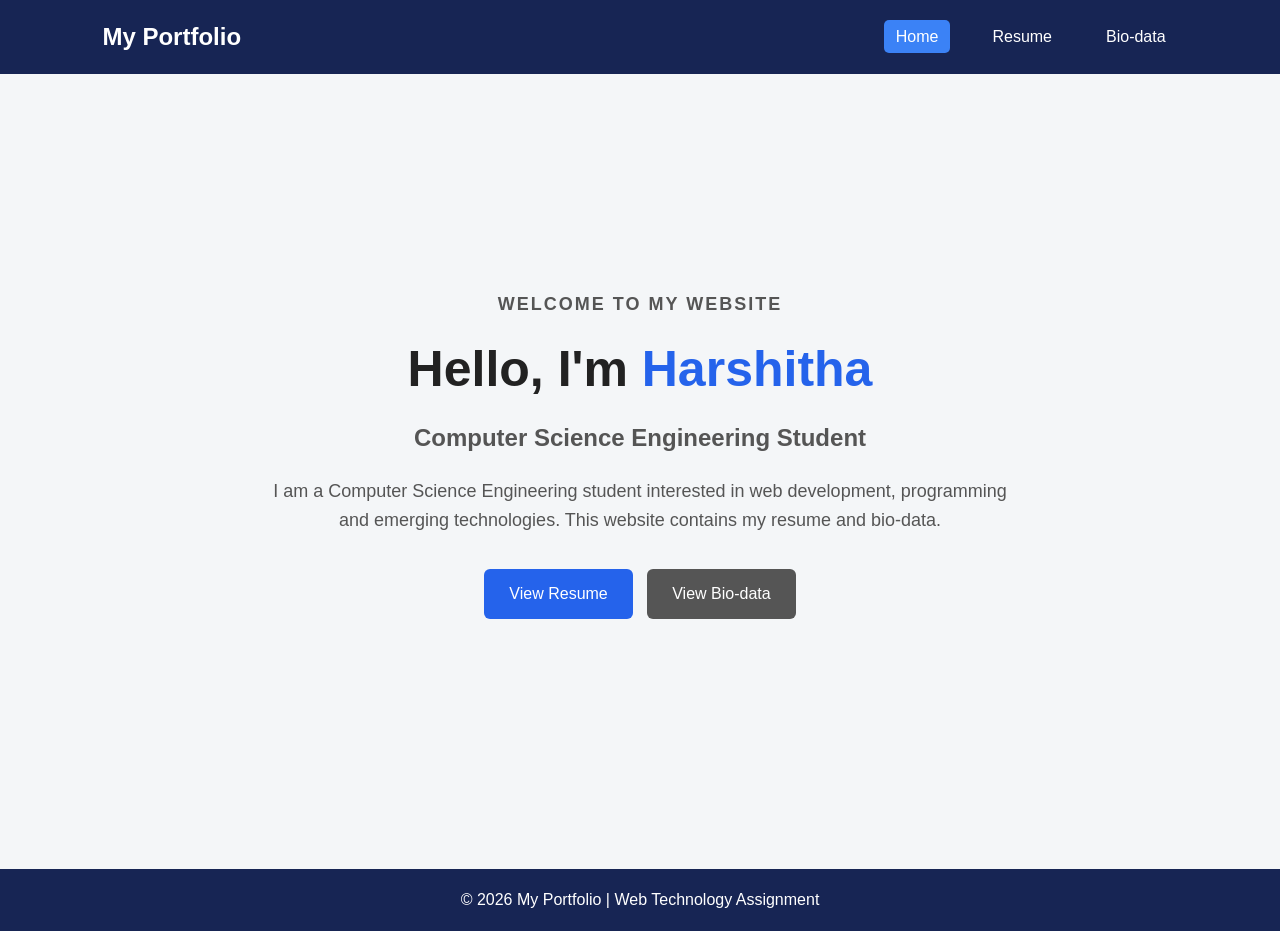
<file: index.html>
<!DOCTYPE html>
<html lang="en">

<head>
    <meta charset="UTF-8">
    <meta name="viewport" content="width=device-width, initial-scale=1.0">

    <title>My Portfolio | Home</title>

    <link rel="stylesheet" href="style.css">
</head>

<body>

    <!-- NAVIGATION BAR -->
    <nav>
        <div class="logo">My Portfolio</div>

        <ul>
            <li><a href="index.html" class="active">Home</a></li>
            <li><a href="resume.html">Resume</a></li>
            <li><a href="biodata.html">Bio-data</a></li>
        </ul>
    </nav>


    <!-- HOME SECTION -->
    <section class="home">

        <div class="home-content">

            <p class="welcome">WELCOME TO MY WEBSITE</p>

            <h1>Hello, I'm <span>Harshitha</span></h1>

            <h2>Computer Science Engineering Student</h2>

            <p>
                I am a Computer Science Engineering student interested in
                web development, programming and emerging technologies.
                This website contains my resume and bio-data.
            </p>

            <div class="buttons">
                <a href="resume.html" class="btn">View Resume</a>
                <a href="biodata.html" class="btn secondary">View Bio-data</a>
            </div>

        </div>

    </section>


    <!-- FOOTER -->
    <footer>
        <p>&copy; 2026 My Portfolio | Web Technology Assignment</p>
    </footer>


    <script src="script.js"></script>

</body>
</html>
</file>
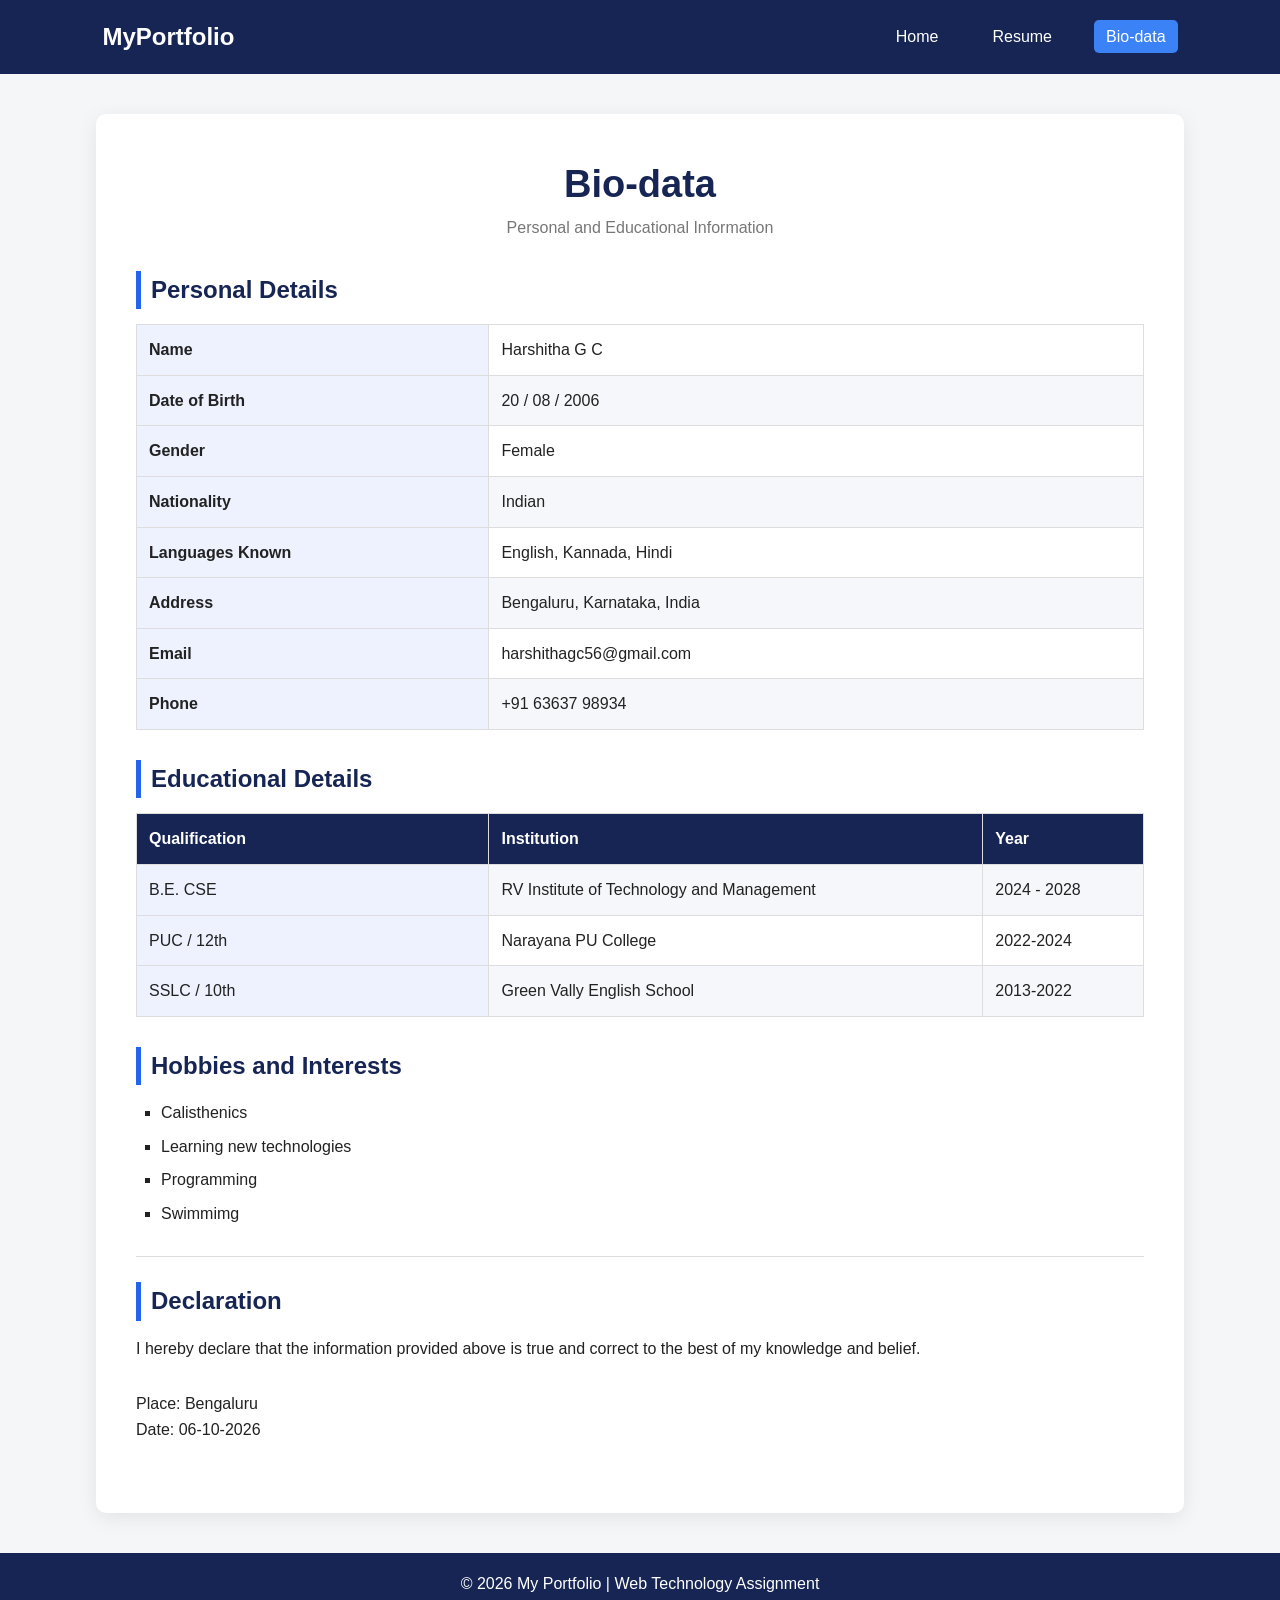
<file: biodata.html>
<!DOCTYPE html>
<html lang="en">

<head>
    <meta charset="UTF-8">
    <meta name="viewport" content="width=device-width, initial-scale=1.0">

    <title>Bio-data</title>

    <link rel="stylesheet" href="style.css">
</head>

<body>

    <!-- NAVIGATION -->
    <nav>

        <div class="logo">MyPortfolio</div>

        <ul>
            <li><a href="index.html">Home</a></li>
            <li><a href="resume.html">Resume</a></li>
            <li><a href="biodata.html" class="active">Bio-data</a></li>
        </ul>

    </nav>


    <!-- BIO-DATA -->
    <main class="biodata-container">

        <h1>Bio-data</h1>

        <p class="subtitle">
            Personal and Educational Information
        </p>


        <section class="bio-card">

            <h2>Personal Details</h2>

            <table class="bio-table">

                <tr>
                    <td><b>Name</b></td>
                    <td>Harshitha G C</td>
                </tr>

                <tr>
                    <td><b>Date of Birth</b></td>
                    <td>20 / 08 / 2006</td>
                </tr>

                <tr>
                    <td><b>Gender</b></td>
                    <td>Female</td>
                </tr>

                <tr>
                    <td><b>Nationality</b></td>
                    <td>Indian</td>
                </tr>

                <tr>
                    <td><b>Languages Known</b></td>
                    <td>English, Kannada, Hindi</td>
                </tr>

                <tr>
                    <td><b>Address</b></td>
                    <td>Bengaluru, Karnataka, India</td>
                </tr>

                <tr>
                    <td><b>Email</b></td>
                    <td>harshithagc56@gmail.com</td>
                </tr>

                <tr>
                    <td><b>Phone</b></td>
                    <td>+91 63637 98934</td>
                </tr>

            </table>

        </section>


        <section class="bio-card">

            <h2>Educational Details</h2>

            <table class="bio-table">

                <tr>
                    <th>Qualification</th>
                    <th>Institution</th>
                    <th>Year</th>
                </tr>

                <tr>
                    <td>B.E. CSE</td>
                    <td>RV Institute of Technology and Management</td>
                    <td>2024 - 2028</td>
                </tr>

                <tr>
                    <td>PUC / 12th</td>
                    <td>Narayana PU College</td>
                    <td>2022-2024</td>
                </tr>

                <tr>
                    <td>SSLC / 10th</td>
                    <td>Green Vally English School</td>
                    <td>2013-2022</td>
                </tr>

            </table>

        </section>


        <section class="bio-card">

            <h2>Hobbies and Interests</h2>

            <ul class="hobbies">

                <li>Calisthenics</li>
                <li>Learning new technologies</li>
                <li>Programming</li>
                <li>Swimmimg</li>

            </ul>

        </section>


        <section class="bio-card declaration">

            <h2>Declaration</h2>

            <p>
                I hereby declare that the information provided above is
                true and correct to the best of my knowledge and belief.
            </p>

            <div class="signature">

                <p>Place: Bengaluru</p>
                <p>Date: 06-10-2026</p>
            </div>

        </section>

    </main>


    <footer>
        <p>&copy; 2026 Harshitha G C</p>
    </footer>


    <script src="script.js"></script>

</body>
</html>
</file>
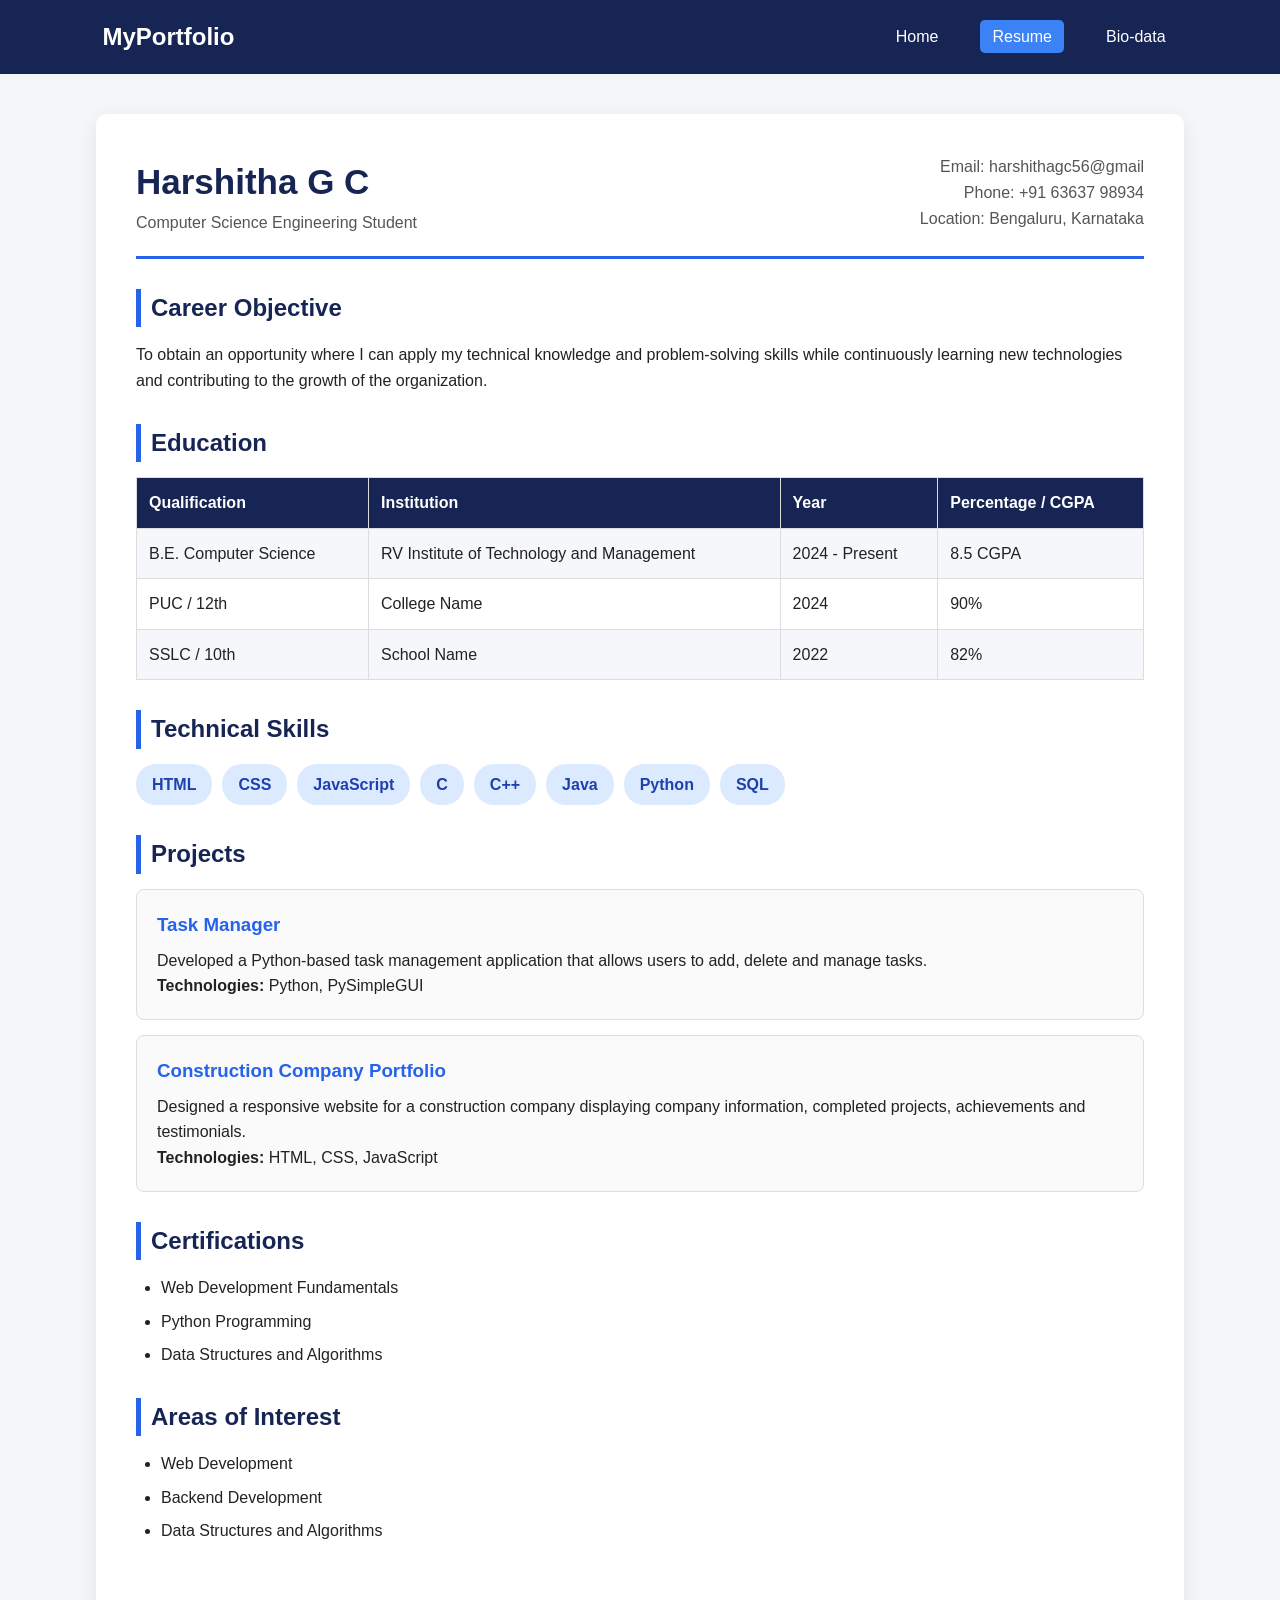
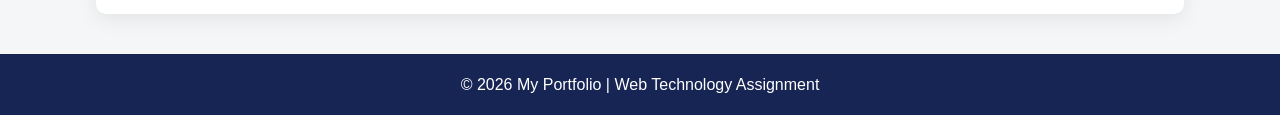
<file: resume.html>
<!DOCTYPE html>
<html lang="en">

<head>
    <meta charset="UTF-8">
    <meta name="viewport" content="width=device-width, initial-scale=1.0">

    <title>Resume</title>

    <link rel="stylesheet" href="style.css">
</head>

<body>

    <!-- NAVIGATION -->
    <nav>
        <div class="logo">MyPortfolio</div>

        <ul>
            <li><a href="index.html">Home</a></li>
            <li><a href="resume.html" class="active">Resume</a></li>
            <li><a href="biodata.html">Bio-data</a></li>
        </ul>
    </nav>


    <!-- RESUME -->
    <main class="resume-container">

        <div class="resume-header">

            <div>
                <h1>Harshitha G C</h1>
                <p>Computer Science Engineering Student</p>
            </div>

            <div class="contact">
                <p>Email: harshithagc56@gmail</p>
                <p>Phone: +91 63637 98934</p>
                <p>Location: Bengaluru, Karnataka</p>
            </div>

        </div>


        <!-- CAREER OBJECTIVE -->
        <section class="resume-section">

            <h2>Career Objective</h2>

            <p>
                To obtain an opportunity where I can apply my technical
                knowledge and problem-solving skills while continuously
                learning new technologies and contributing to the growth
                of the organization.
            </p>

        </section>


        <!-- EDUCATION -->
        <section class="resume-section">

            <h2>Education</h2>

            <table>

                <tr>
                    <th>Qualification</th>
                    <th>Institution</th>
                    <th>Year</th>
                    <th>Percentage / CGPA</th>
                </tr>

                <tr>
                    <td>B.E. Computer Science</td>
                    <td>RV Institute of Technology and Management</td>
                    <td>2024 - Present</td>
                    <td>8.5 CGPA</td>
                </tr>

                <tr>
                    <td>PUC / 12th</td>
                    <td>College Name</td>
                    <td>2024</td>
                    <td>90%</td>
                </tr>

                <tr>
                    <td>SSLC / 10th</td>
                    <td>School Name</td>
                    <td>2022</td>
                    <td>82%</td>
                </tr>

            </table>

        </section>


        <!-- SKILLS -->
        <section class="resume-section">

            <h2>Technical Skills</h2>

            <div class="skills">

                <span>HTML</span>
                <span>CSS</span>
                <span>JavaScript</span>
                <span>C</span>
                <span>C++</span>
                <span>Java</span>
                <span>Python</span>
                <span>SQL</span>

            </div>

        </section>


        <!-- PROJECTS -->
        <section class="resume-section">

            <h2>Projects</h2>

            <div class="project">

                <h3>Task Manager</h3>

                <p>
                    Developed a Python-based task management application
                    that allows users to add, delete and manage tasks.
                </p>

                <p><b>Technologies:</b> Python, PySimpleGUI</p>

            </div>


            <div class="project">

                <h3>Construction Company Portfolio</h3>

                <p>
                    Designed a responsive website for a construction
                    company displaying company information, completed
                    projects, achievements and testimonials.
                </p>

                <p><b>Technologies:</b> HTML, CSS, JavaScript</p>

            </div>

        </section>


        <!-- CERTIFICATIONS -->
        <section class="resume-section">

            <h2>Certifications</h2>

            <ul class="normal-list">

                <li>Web Development Fundamentals</li>
                <li>Python Programming</li>
                <li>Data Structures and Algorithms</li>

            </ul>

        </section>


        <!-- INTERESTS -->
        <section class="resume-section">

            <h2>Areas of Interest</h2>

            <ul class="normal-list">

                <li>Web Development</li>
                <li>Backend Development</li>
                <li>Data Structures and Algorithms</li>

            </ul>

        </section>

    </main>


    <footer>
        <p>&copy; 2026 Harshitha G C</p>
    </footer>


    <script src="script.js"></script>

</body>
</html>
</file>
<file: style.css>
/* =========================
   GENERAL
========================= */

* {
    box-sizing: border-box;
    margin: 0;
    padding: 0;
}

body {
    font-family: Arial, Helvetica, sans-serif;
    background-color: #f4f6f8;
    color: #222;
    line-height: 1.6;
}


/* =========================
   NAVIGATION
========================= */

nav {
    background-color: #172554;
    color: white;

    display: flex;
    justify-content: space-between;
    align-items: center;

    padding: 18px 8%;

    position: sticky;
    top: 0;
    z-index: 100;
}

.logo {
    font-size: 24px;
    font-weight: bold;
}

nav ul {
    display: flex;
    list-style: none;
    gap: 30px;
}

nav ul li a {
    color: white;
    text-decoration: none;
    font-size: 16px;
    padding: 8px 12px;
    border-radius: 5px;
}

nav ul li a:hover,
nav ul li a.active {
    background-color: #3b82f6;
}


/* =========================
   HOME PAGE
========================= */

.home {
    min-height: 85vh;

    display: flex;
    justify-content: center;
    align-items: center;

    text-align: center;

    padding: 50px 20px;
}

.home-content {
    max-width: 750px;
}

.welcome {
    color: #2563eb;
    font-weight: bold;
    letter-spacing: 2px;
    margin-bottom: 10px;
}

.home h1 {
    font-size: 50px;
    margin-bottom: 10px;
}

.home h1 span {
    color: #2563eb;
}

.home h2 {
    color: #555;
    margin-bottom: 20px;
}

.home p {
    font-size: 18px;
    color: #555;
}


/* BUTTONS */

.buttons {
    margin-top: 30px;
}

.btn {
    display: inline-block;

    text-decoration: none;

    background-color: #2563eb;
    color: white;

    padding: 12px 25px;

    border-radius: 6px;

    margin: 5px;

    transition: 0.3s;
}

.btn:hover {
    background-color: #172554;
    transform: translateY(-2px);
}

.btn.secondary {
    background-color: #555;
}


/* =========================
   RESUME
========================= */

.resume-container,
.biodata-container {
    width: 85%;
    max-width: 1100px;

    margin: 40px auto;

    background-color: white;

    padding: 40px;

    border-radius: 10px;

    box-shadow: 0 5px 20px rgba(0, 0, 0, 0.08);
}


/* RESUME HEADER */

.resume-header {
    display: flex;
    justify-content: space-between;

    border-bottom: 3px solid #2563eb;

    padding-bottom: 20px;

    margin-bottom: 30px;
}

.resume-header h1 {
    font-size: 35px;
    color: #172554;
}

.resume-header p {
    color: #555;
}

.contact {
    text-align: right;
}


/* RESUME SECTIONS */

.resume-section {
    margin-bottom: 30px;
}

.resume-section h2,
.bio-card h2 {
    color: #172554;

    border-left: 5px solid #2563eb;

    padding-left: 10px;

    margin-bottom: 15px;
}


/* TABLE */

table {
    width: 100%;
    border-collapse: collapse;
    margin-top: 15px;
}

th,
td {
    border: 1px solid #ddd;
    padding: 12px;
    text-align: left;
}

th {
    background-color: #172554;
    color: white;
}

tr:nth-child(even) {
    background-color: #f5f7fa;
}


/* SKILLS */

.skills {
    display: flex;
    flex-wrap: wrap;
    gap: 10px;
}

.skills span {
    background-color: #dbeafe;
    color: #1e40af;

    padding: 8px 16px;

    border-radius: 20px;

    font-weight: bold;
}


/* PROJECTS */

.project {
    border: 1px solid #ddd;

    padding: 20px;

    margin-bottom: 15px;

    border-radius: 8px;

    background-color: #fafafa;
}

.project h3 {
    color: #2563eb;
    margin-bottom: 8px;
}


/* LISTS */

.normal-list {
    padding-left: 25px;
}

.normal-list li {
    margin-bottom: 8px;
}


/* =========================
   BIO-DATA
========================= */

.biodata-container > h1 {
    text-align: center;
    color: #172554;
    font-size: 38px;
}

.subtitle {
    text-align: center;
    color: #777;
    margin-bottom: 30px;
}

.bio-card {
    margin-bottom: 30px;
}

.bio-table td:first-child {
    width: 35%;
    background-color: #eef2ff;
}

.hobbies {
    list-style-type: square;
    padding-left: 25px;
}

.hobbies li {
    margin-bottom: 8px;
}

.declaration {
    border-top: 1px solid #ddd;
    padding-top: 25px;
}

.signature {
    margin-top: 30px;
}


/* =========================
   FOOTER
========================= */

footer {
    text-align: center;

    background-color: #172554;

    color: white;

    padding: 18px;

    margin-top: 30px;
}


/* =========================
   RESPONSIVE DESIGN
========================= */

@media (max-width: 700px) {

    nav {
        flex-direction: column;
        gap: 15px;
    }

    nav ul {
        gap: 10px;
    }

    .home h1 {
        font-size: 35px;
    }

    .resume-container,
    .biodata-container {
        width: 95%;
        padding: 20px;
    }

    .resume-header {
        flex-direction: column;
    }

    .contact {
        text-align: left;
        margin-top: 15px;
    }

    table {
        font-size: 14px;
    }

    th,
    td {
        padding: 8px;
    }
}
</file>
